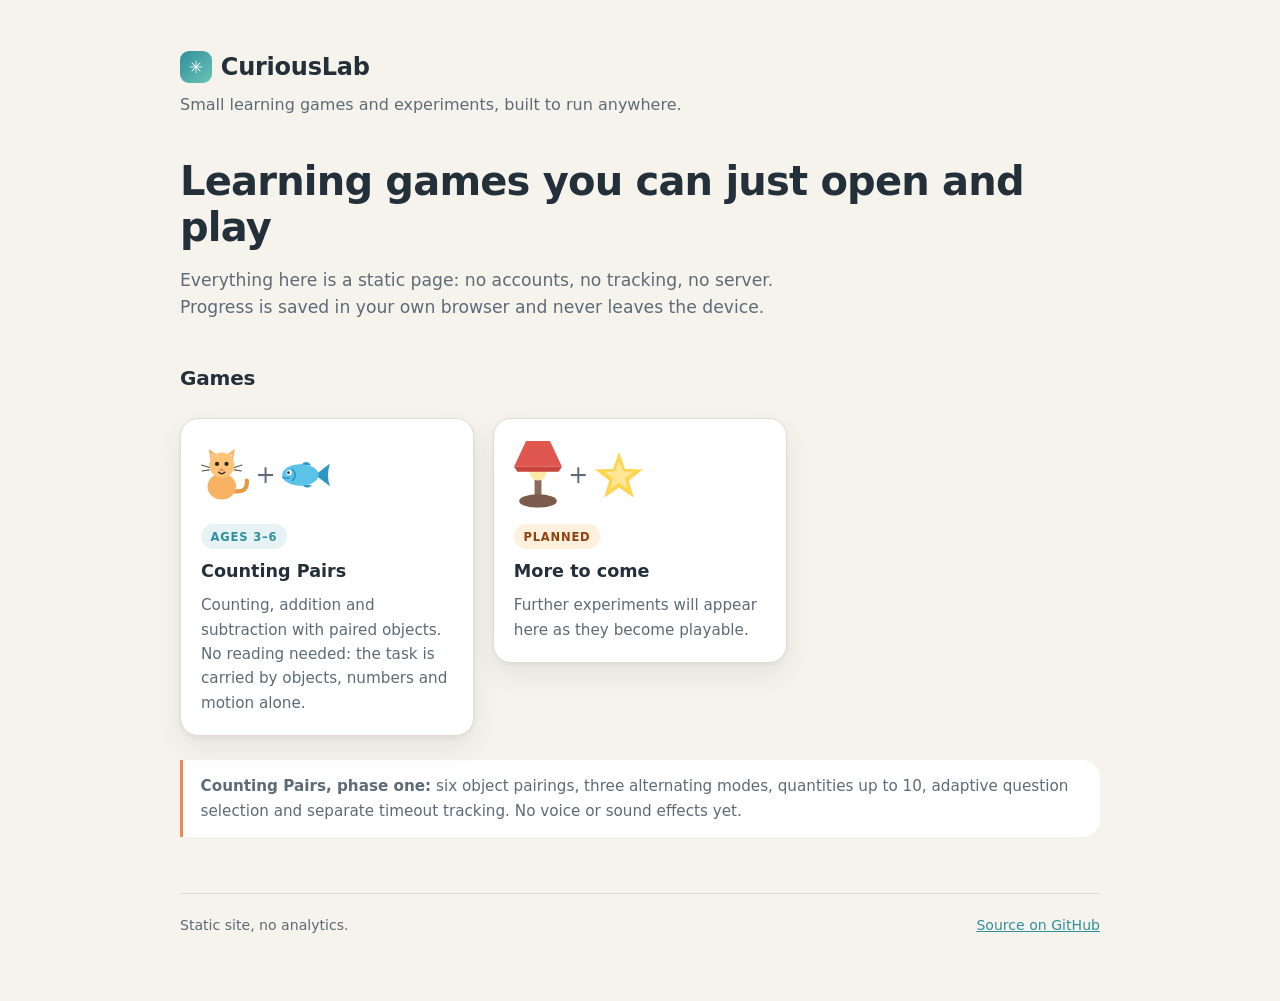
<file: index.html>
<!DOCTYPE html>
<html lang="en">
<head>
<meta charset="utf-8">
<meta name="viewport" content="width=device-width, initial-scale=1">
<title>CuriousLab — small learning games</title>
<meta name="description" content="Small, self-contained learning games and experiments. Built to run anywhere, with no accounts and no tracking.">
<meta name="theme-color" content="#f6f3ec">
<link rel="icon" href="favicon.svg" type="image/svg+xml">
<link rel="stylesheet" href="assets/css/site.css">
</head>
<body>
<div class="wrap">
	<header class="site-head">
		<a class="logo" href="./index.html">
			<span class="mark" aria-hidden="true">✳</span>
			CuriousLab
		</a>
	</header>
	<p class="tagline">Small learning games and experiments, built to run anywhere.</p>

	<h1>Learning games you can just open and play</h1>
	<p class="lede">
		Everything here is a static page: no accounts, no tracking, no server. Progress is
		saved in your own browser and never leaves the device.
	</p>

	<h2>Games</h2>
	<ul class="grid">
		<li>
			<a class="card" href="games/counting-pairs/index.html">
				<div class="card-art" aria-hidden="true">
					<svg viewBox="0 0 100 100"><use href="#sp-cat"></use></svg>
					<span class="plus">+</span>
					<svg viewBox="0 0 100 100"><use href="#sp-fish"></use></svg>
				</div>
				<span class="tag">Ages 3–6</span>
				<h3>Counting Pairs</h3>
				<p>
					Counting, addition and subtraction with paired objects. No reading needed:
					the task is carried by objects, numbers and motion alone.
				</p>
			</a>
		</li>
		<li>
			<div class="card">
				<div class="card-art" aria-hidden="true">
					<svg viewBox="0 0 100 100"><use href="#sp-lamp"></use></svg>
					<span class="plus">+</span>
					<svg viewBox="0 0 100 100"><use href="#sp-star"></use></svg>
				</div>
				<span class="tag wip">Planned</span>
				<h3>More to come</h3>
				<p>Further experiments will appear here as they become playable.</p>
			</div>
		</li>
	</ul>

	<div class="note">
		<strong>Counting Pairs, phase one:</strong> six object pairings, three alternating modes,
		quantities up to 10, adaptive question selection and separate timeout tracking.
		No voice or sound effects yet.
	</div>

	<footer>
		<span>Static site, no analytics.</span>
		<span><a href="https://github.com/k-l-lambda/curiouslab">Source on GitHub</a></span>
	</footer>
</div>
<script type="module">
	import {injectSprites} from './assets/js/art.js';
	injectSprites();
</script>
</body>
</html>
</file>
<file: assets/css/site.css>
/* site.css — shared shell for the CuriousLab hub pages. */

:root {
	--ink: #23303a;
	--ink-soft: #5c6b77;
	--paper: #f6f3ec;
	--card: #ffffff;
	--line: #e2dcd0;
	--accent: #2f8f9d;
	--accent-warm: #ef8a4c;
	--radius: 18px;
	--shadow: 0 2px 4px rgba(35, 48, 58, .06), 0 12px 28px rgba(35, 48, 58, .08);
}

* { box-sizing: border-box; }

body {
	margin: 0;
	background: var(--paper);
	color: var(--ink);
	font: 16px/1.6 system-ui, -apple-system, "Segoe UI", Roboto, "Helvetica Neue", sans-serif;
	-webkit-font-smoothing: antialiased;
}

.wrap {
	max-width: 60rem;
	margin: 0 auto;
	padding: 3rem 1.25rem 4rem;
}

.site-head { display: flex; align-items: baseline; gap: .75rem; flex-wrap: wrap; }

.logo {
	display: inline-flex;
	align-items: center;
	gap: .55rem;
	font-size: 1.5rem;
	font-weight: 650;
	letter-spacing: -.01em;
	text-decoration: none;
	color: var(--ink);
}

.logo .mark {
	width: 2rem;
	height: 2rem;
	border-radius: 9px;
	background: linear-gradient(135deg, var(--accent), #6cc3b4);
	display: grid;
	place-items: center;
	color: #fff;
	font-size: 1.05rem;
}

.tagline { color: var(--ink-soft); margin: .35rem 0 0; }

h1 { font-size: clamp(1.75rem, 4vw, 2.5rem); line-height: 1.15; margin: 2.5rem 0 .5rem; letter-spacing: -.02em; }
h2 { font-size: 1.25rem; margin: 2.5rem 0 .75rem; letter-spacing: -.01em; }
p { max-width: 42rem; }

.lede { font-size: 1.075rem; color: var(--ink-soft); }

.grid {
	display: grid;
	grid-template-columns: repeat(auto-fill, minmax(16rem, 1fr));
	gap: 1.15rem;
	margin: 1.5rem 0 0;
	padding: 0;
	list-style: none;
}

.card {
	background: var(--card);
	border: 1px solid var(--line);
	border-radius: var(--radius);
	padding: 1.25rem;
	box-shadow: var(--shadow);
	display: flex;
	flex-direction: column;
	gap: .5rem;
	text-decoration: none;
	color: inherit;
	transition: transform .18s ease, box-shadow .18s ease;
}

a.card:hover, a.card:focus-visible {
	transform: translateY(-3px);
	box-shadow: 0 4px 8px rgba(35, 48, 58, .08), 0 18px 36px rgba(35, 48, 58, .12);
}

.card h3 { margin: 0; font-size: 1.1rem; }
.card p { margin: 0; color: var(--ink-soft); font-size: .95rem; }

.card-art {
	display: flex;
	gap: .4rem;
	align-items: center;
	height: 4.5rem;
	margin-bottom: .35rem;
}
/* --ar is set by art.js, which crops each sprite's viewBox to its own drawing.
   Deriving the height from it means a wide fish is not letterboxed inside a
   square box, and the 4.5rem row has room for the taller sprites. */
.card-art svg { width: 3rem; height: calc(3rem / var(--ar, 1)); }
.card-art .plus { color: var(--ink-soft); font-size: 1.5rem; }

.tag {
	align-self: flex-start;
	font-size: .72rem;
	text-transform: uppercase;
	letter-spacing: .07em;
	font-weight: 600;
	color: var(--accent);
	background: #e6f2f3;
	border-radius: 99px;
	padding: .2rem .6rem;
}
.tag.wip { color: #92400e; background: #fdf0dc; }

.note {
	border-left: 3px solid var(--accent-warm);
	background: #fff;
	border-radius: 0 var(--radius) var(--radius) 0;
	padding: .9rem 1.1rem;
	color: var(--ink-soft);
	font-size: .95rem;
	margin: 1.5rem 0 0;
}

footer {
	margin-top: 3.5rem;
	padding-top: 1.25rem;
	border-top: 1px solid var(--line);
	color: var(--ink-soft);
	font-size: .88rem;
	display: flex;
	justify-content: space-between;
	gap: 1rem;
	flex-wrap: wrap;
}
footer a { color: var(--accent); }

.sr-only {
	position: absolute; width: 1px; height: 1px;
	padding: 0; margin: -1px; overflow: hidden;
	clip: rect(0 0 0 0); white-space: nowrap; border: 0;
}
</file>
